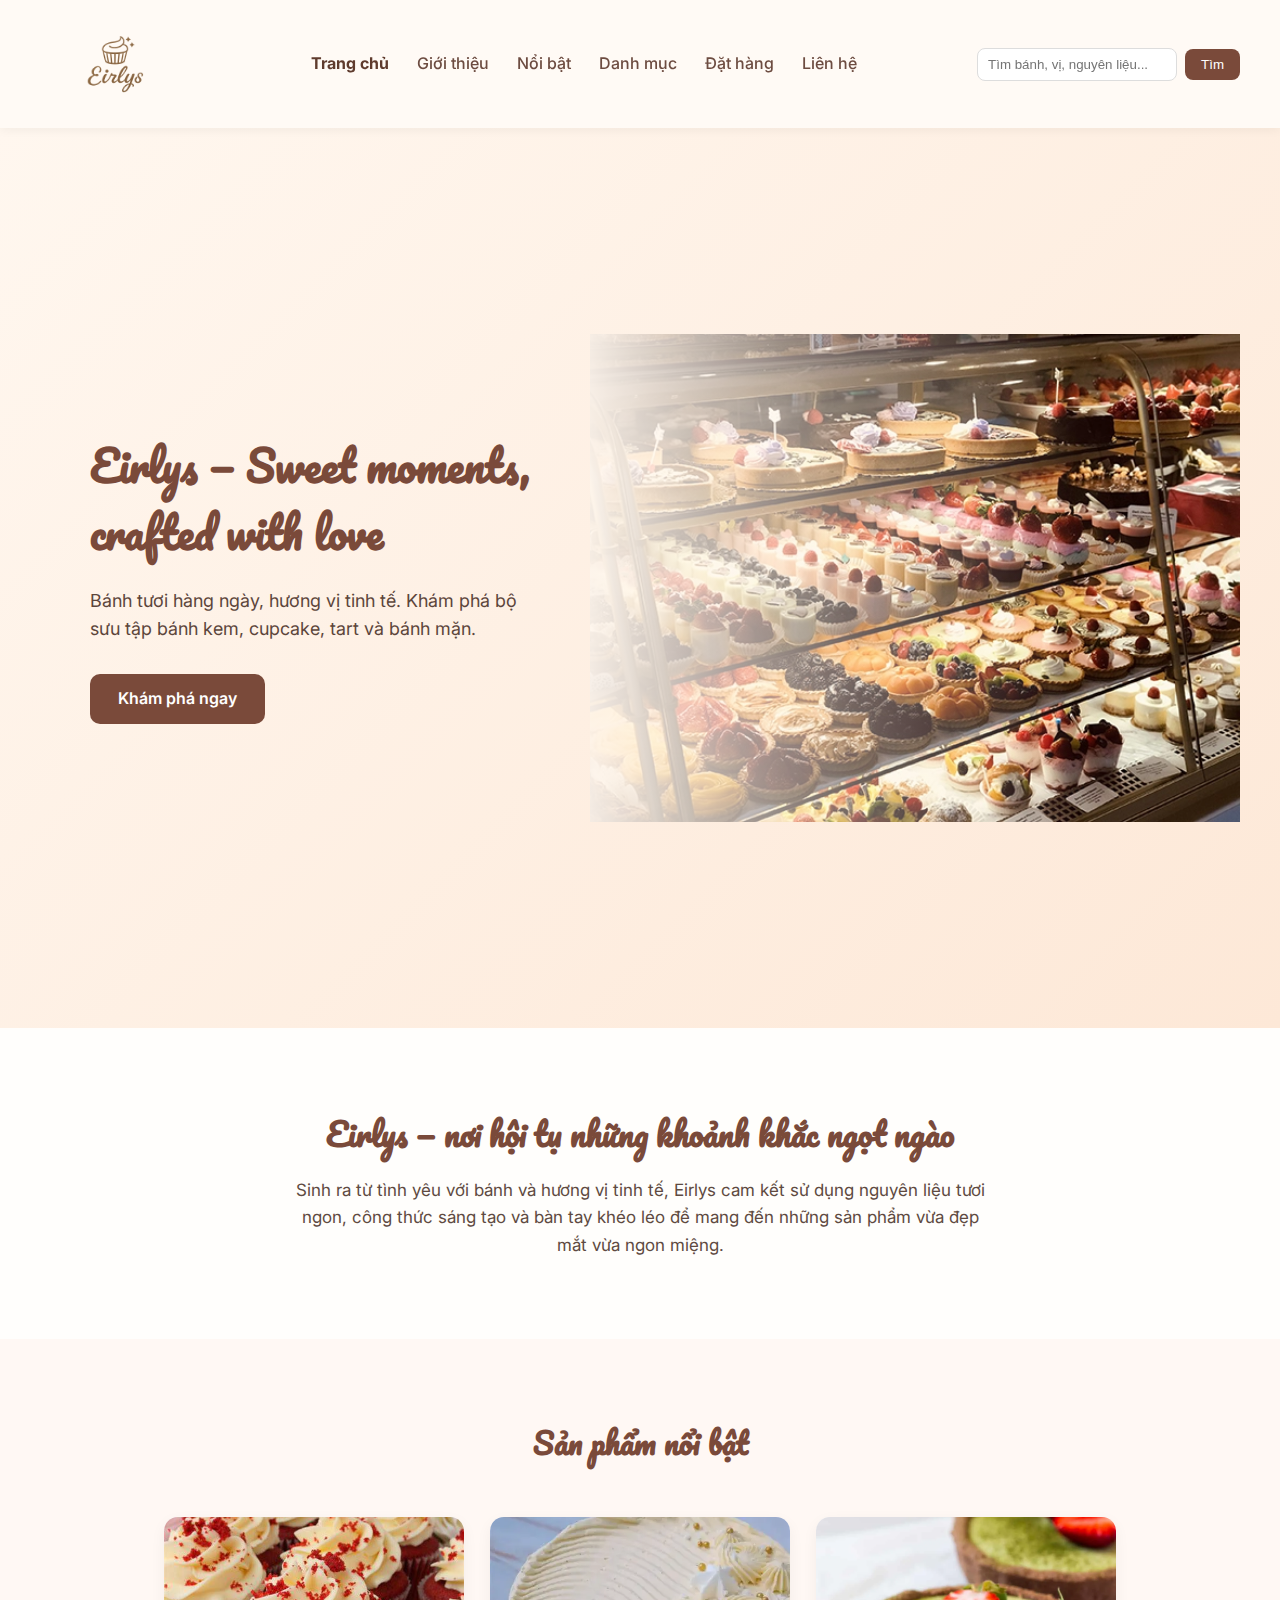
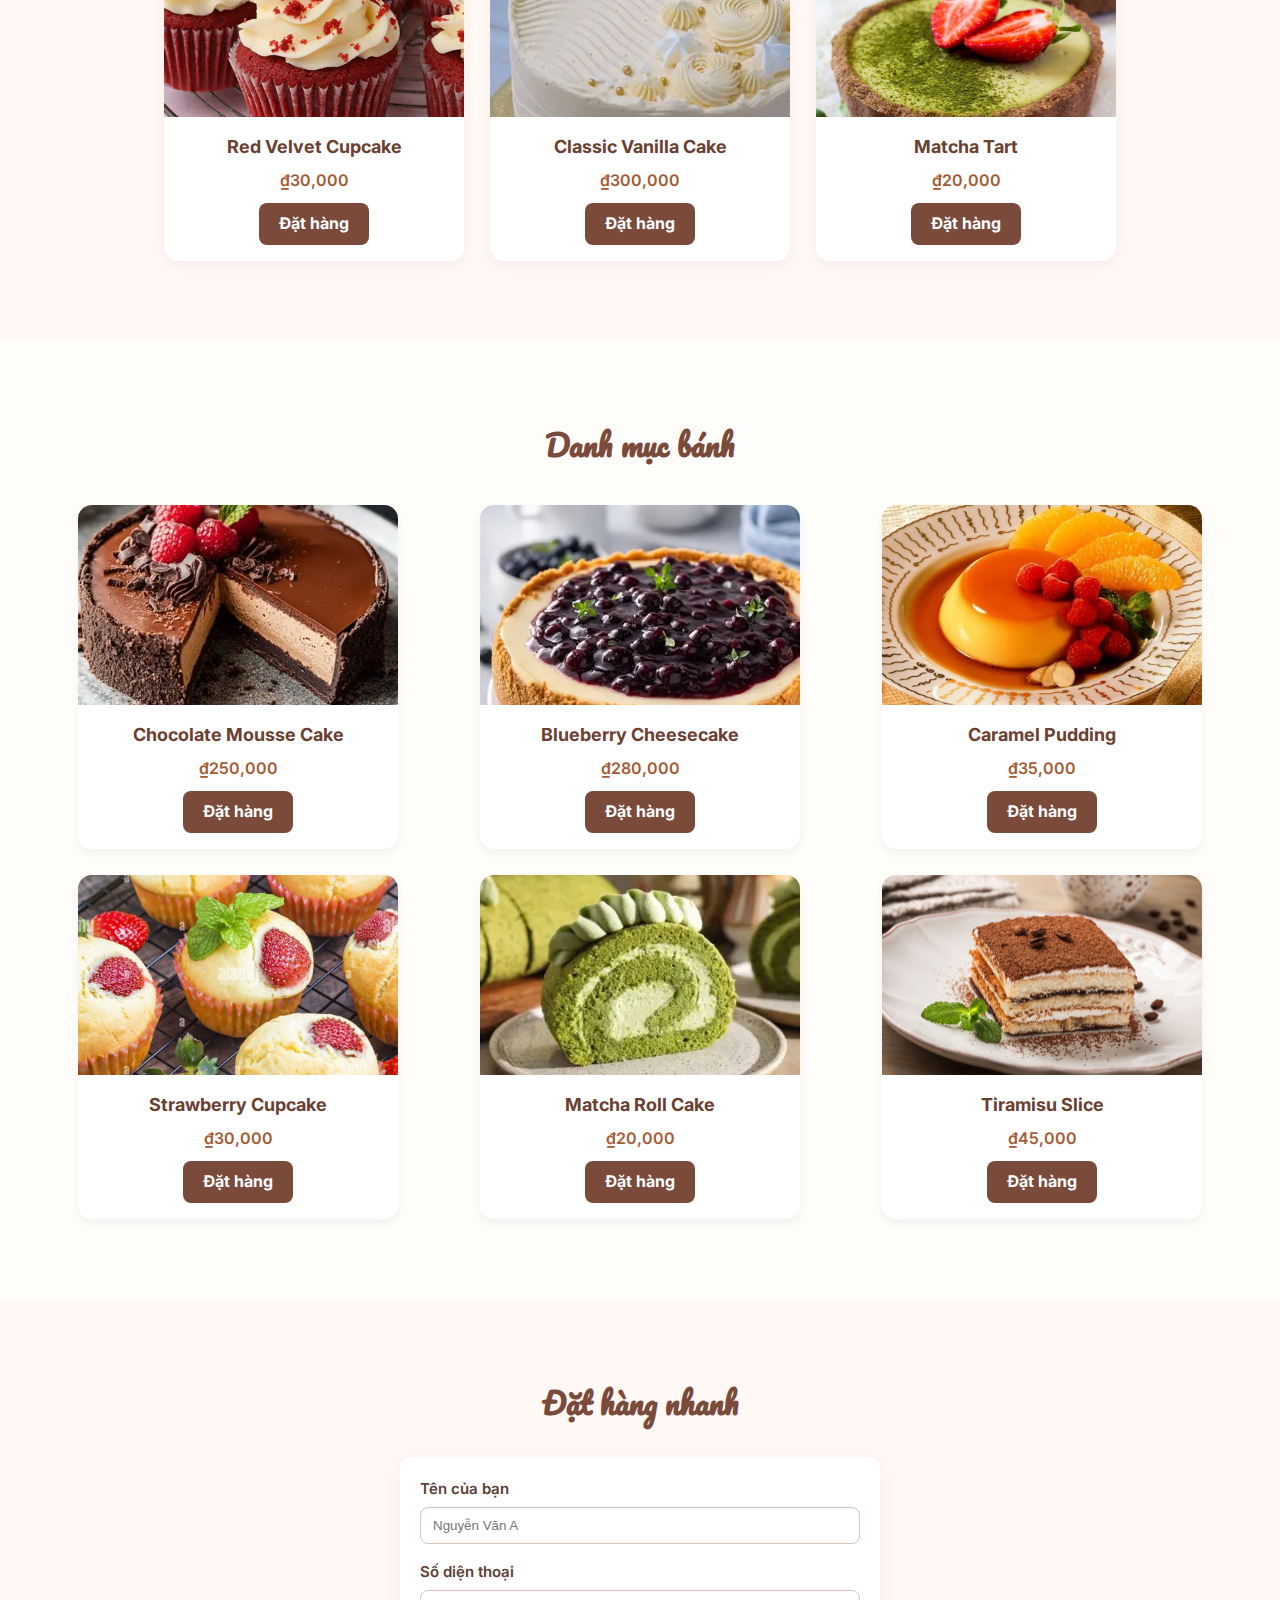
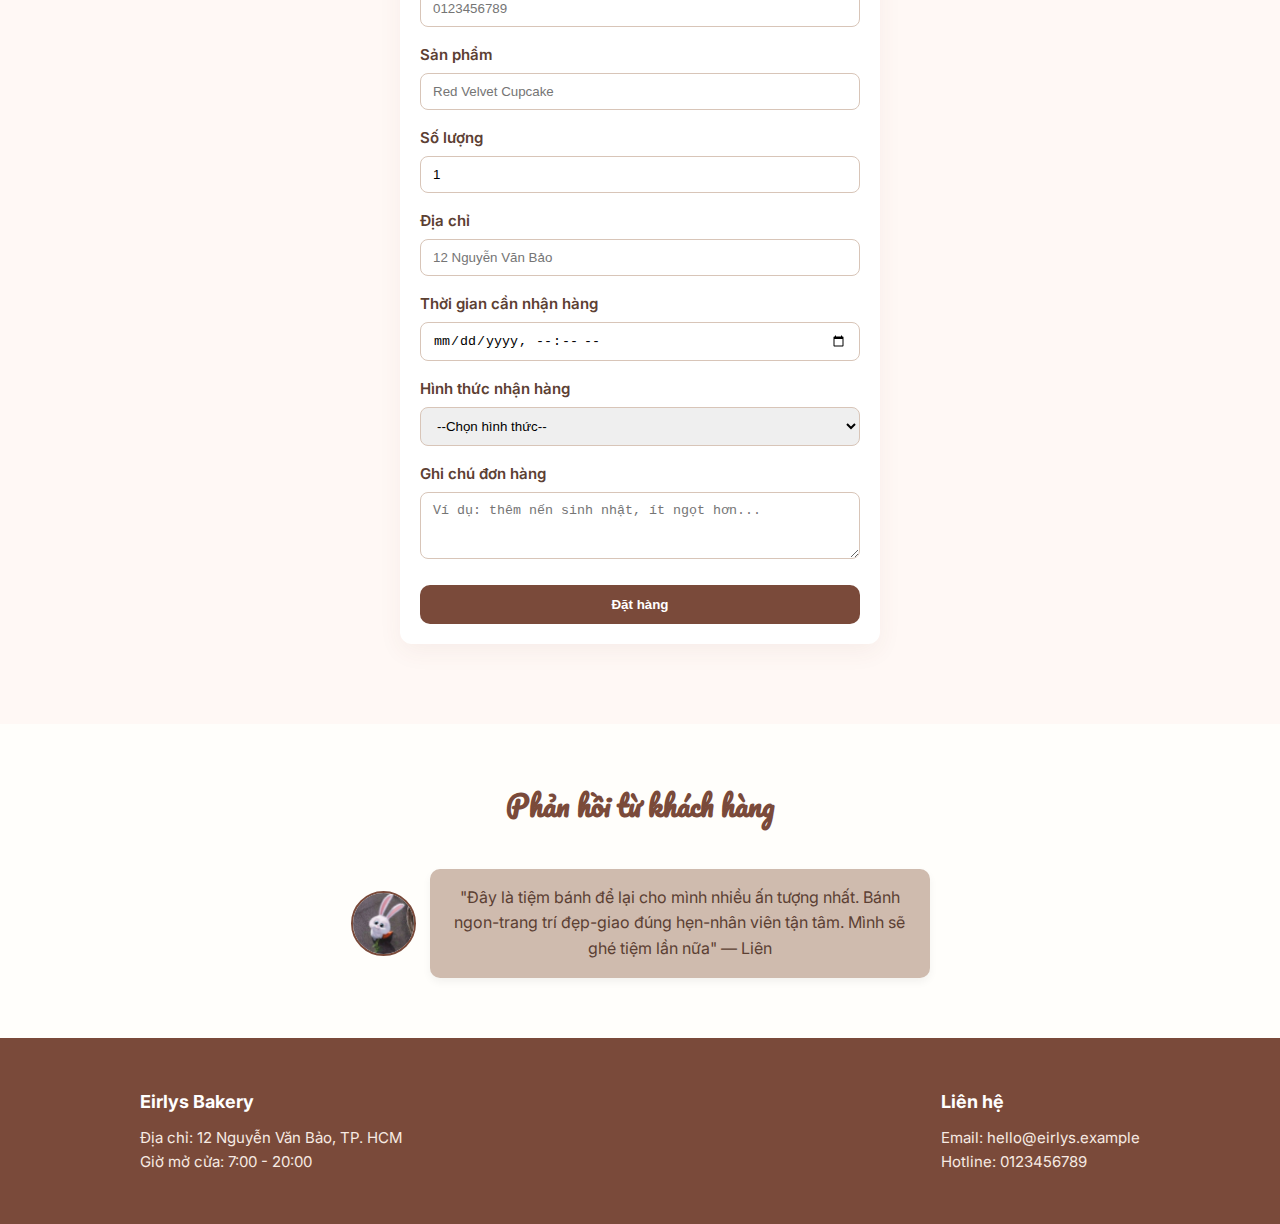
<file: index.html>
<!DOCTYPE html>
<html lang="vi">
<head>
  <meta charset="utf-8" />
  <meta name="viewport" content="width=device-width, initial-scale=1.0"/>
  <title>Eirlys Bakery</title>
  <link href="style.css" rel="stylesheet" />
  <link rel="preconnect" href="https://fonts.googleapis.com">
  <link rel="preconnect" href="https://fonts.gstatic.com" crossorigin>
  <link href="https://fonts.googleapis.com/css2?family=Inter:ital,opsz,wght@0,14..32,100..900;1,14..32,100..900&family=Pacifico&display=swap" rel="stylesheet">
</head>
<body>
  <header class="header">
    <div class="navagation">
      <div class="logo-box">
        <img src="assets/eirlys-logo.png" alt="Eirlys logo" class="logo-img">
      </div>
      <ul class="main-menu">
        <li><a href="#home" class="bold">Trang chủ</a></li>
        <li><a href="#about">Giới thiệu</a></li>
        <li><a href="#featured">Nổi bật</a></li>
        <li><a href="#catalog">Danh mục</a></li>
        <li><a href="#order">Đặt hàng</a></li>
        <li><a href="#contact">Liên hệ</a></li>
      </ul>
      <div class="box-search">
        <input type="text" placeholder="Tìm bánh, vị, nguyên liệu..." class="text-search">
        <button class="search-btn">Tìm</button>
      </div>
    </div>
  </header>

  <section id="home" class="section1">
  <div class="container-section1">
    <div class="content-section1">
      <h1 class="main-title-section1">Eirlys — Sweet moments, crafted with love</h1>
      <p class="sub-title-section1">
        Bánh tươi hàng ngày, hương vị tinh tế. Khám phá bộ sưu tập bánh kem, cupcake, tart và bánh mặn.
      </p>
      <a href="#catalog" class="btn-cta">Khám phá ngay</a>
    </div>
    <div class="image-section1">
      <div class="image-wrapper">
        <img src="./assets/banh-ngot-cho-dip-le.webp" alt="Tiệm bánh Eirlys" />
        <div class="image-gradient"></div>
      </div>
    </div>
  </div>
</section>

  <section id="about" class="section2">
    <div class="container-section2">
      <div class="main-title-section2">Eirlys — nơi hội tụ những khoảnh khắc ngọt ngào</div>
      <div class="text-section2">
        Sinh ra từ tình yêu với bánh và hương vị tinh tế, Eirlys cam kết sử dụng nguyên liệu tươi ngon, công thức sáng tạo và bàn tay khéo léo để mang đến những sản phẩm vừa đẹp mắt vừa ngon miệng.
      </div>
    </div>
  </section>

  <section id="featured" class="section3">
    <div class="container-section3">
      <div class="title-section3">Sản phẩm nổi bật</div>
      <div class="box-item-product">
        <div class="product-card">
          <div class="product-image ph1"></div>
          <div class="product-info">
            <h3>Red Velvet Cupcake</h3>
            <p class="price">₫30,000</p>
            <a href="#order" class="order">Đặt hàng</a>
          </div>
        </div>

        <div class="product-card">
          <div class="product-image ph2"></div>
          <div class="product-info">
            <h3>Classic Vanilla Cake</h3>
            <p class="price">₫300,000</p>
            <a href="#order" class="order">Đặt hàng</a>
          </div>
        </div>

        <div class="product-card">
          <div class="product-image ph3"></div>
          <div class="product-info">
            <h3>Matcha Tart</h3>
            <p class="price">₫20,000</p>
            <a href="#order" class="order">Đặt hàng</a>
          </div>
        </div>
      </div>
    </div>
  </section>

  <section id="catalog" class="section4">
  <div class="title-section4">Danh mục bánh</div>
  <div class="box-index-product">
    <div class="card">
      <div class="product-image ph4"></div>
      <div class="product-info">
        <h3>Chocolate Mousse Cake</h3>
        <p class="price">₫250,000</p>
        <a href="#order" class="order">Đặt hàng</a>
      </div>
    </div>

    <div class="card">
      <div class="product-image ph5"></div>
      <div class="product-info">
        <h3>Blueberry Cheesecake</h3>
        <p class="price">₫280,000</p>
        <a href="#order" class="order">Đặt hàng</a>
      </div>
    </div>

    <div class="card">
      <div class="product-image ph6"></div>
      <div class="product-info">
        <h3>Caramel Pudding</h3>
        <p class="price">₫35,000</p>
        <a href="#order" class="order">Đặt hàng</a>
      </div>
    </div>

    <div class="card">
      <div class="product-image ph7"></div>
      <div class="product-info">
        <h3>Strawberry Cupcake</h3>
        <p class="price">₫30,000</p>
        <a href="#order" class="order">Đặt hàng</a>
      </div>
    </div>

    <div class="card">
      <div class="product-image ph8"></div>
      <div class="product-info">
        <h3>Matcha Roll Cake</h3>
        <p class="price">₫20,000</p>
        <a href="#order" class="order">Đặt hàng</a>
      </div>
    </div>

    <div class="card">
      <div class="product-image ph9"></div>
      <div class="product-info">
        <h3>Tiramisu Slice</h3>
        <p class="price">₫45,000</p>
        <a href="#order" class="order">Đặt hàng</a>
      </div>
    </div>
  </div>
</section>

  <section id="order" class="section5">
    <div class="text-section5">Đặt hàng nhanh</div>
    <form class="box-form" action="success.html" method="get">
      <label class="form-item">Tên của bạn<input class="text-box-form" type="text" placeholder="Nguyễn Văn A" required></label>
      <label class="form-item">Số diện thoại<input class="text-box-form" type="tel" pattern="[0-9]{10,11}" placeholder="0123456789" required></label>
      <label class="form-item">Sản phẩm<input class="text-box-form" type="text" placeholder="Red Velvet Cupcake" required></label>
      <label class="form-item">Số lượng<input class="text-box-form" type="number" value="1" min="1"></label>
      <label class="form-item">Địa chỉ<input class="text-box-form" type="text" placeholder="12 Nguyễn Văn Bảo" required></label>
      <label class="form-item">Thời gian cần nhận hàng<input class="text-box-form" type="datetime-local" required></label>
      <label class="form-item">
          Hình thức nhận hàng
            <select class="text-box-form" required>
              <option value="">--Chọn hình thức--</option>
              <option value="delivery">Giao tận nơi</option>
              <option value="pickup">Đến lấy tại tiệm</option>
            </select>
      </label>
      <label class="form-item">Ghi chú đơn hàng<textarea class="text-box-form" rows="3" placeholder="Ví dụ: thêm nến sinh nhật, ít ngọt hơn..."></textarea></label>

      <div class="button-send">
        <button type="submit" class="btn-send">Đặt hàng</button>
      </div>
    </form>
  </section>

  <section id="feedback" class="section6">
    <div class="title-form">Phản hồi từ khách hàng</div>
    <div class="feedback-item">
      <img src="./assets/awesome.gif" alt="khách hàng" class="feedback-img">
      <div class="box2-form">"Đây là tiệm bánh để lại cho mình nhiều ấn tượng nhất. Bánh ngon-trang trí đẹp-giao đúng hẹn-nhân viên tận tâm. Mình sẽ ghé tiệm lần nữa" — Liên</div>
    </div>
  </section>

  <footer id="contact" class="footer">
    <div class="container-footer">
      <div>
        <div class="title-text">Eirlys Bakery</div>
        <div class="main-text">Địa chỉ: 12 Nguyễn Văn Bảo, TP. HCM</div>
        <div class="main-text">Giờ mở cửa: 7:00 - 20:00</div>
      </div>
      <div>
        <div class="title-text">Liên hệ</div>
        <div class="main-text">Email: hello@eirlys.example</div>
        <div class="main-text">Hotline: 0123456789</div>
      </div>
    </div>
  </footer>
</body>
</html>
</file>
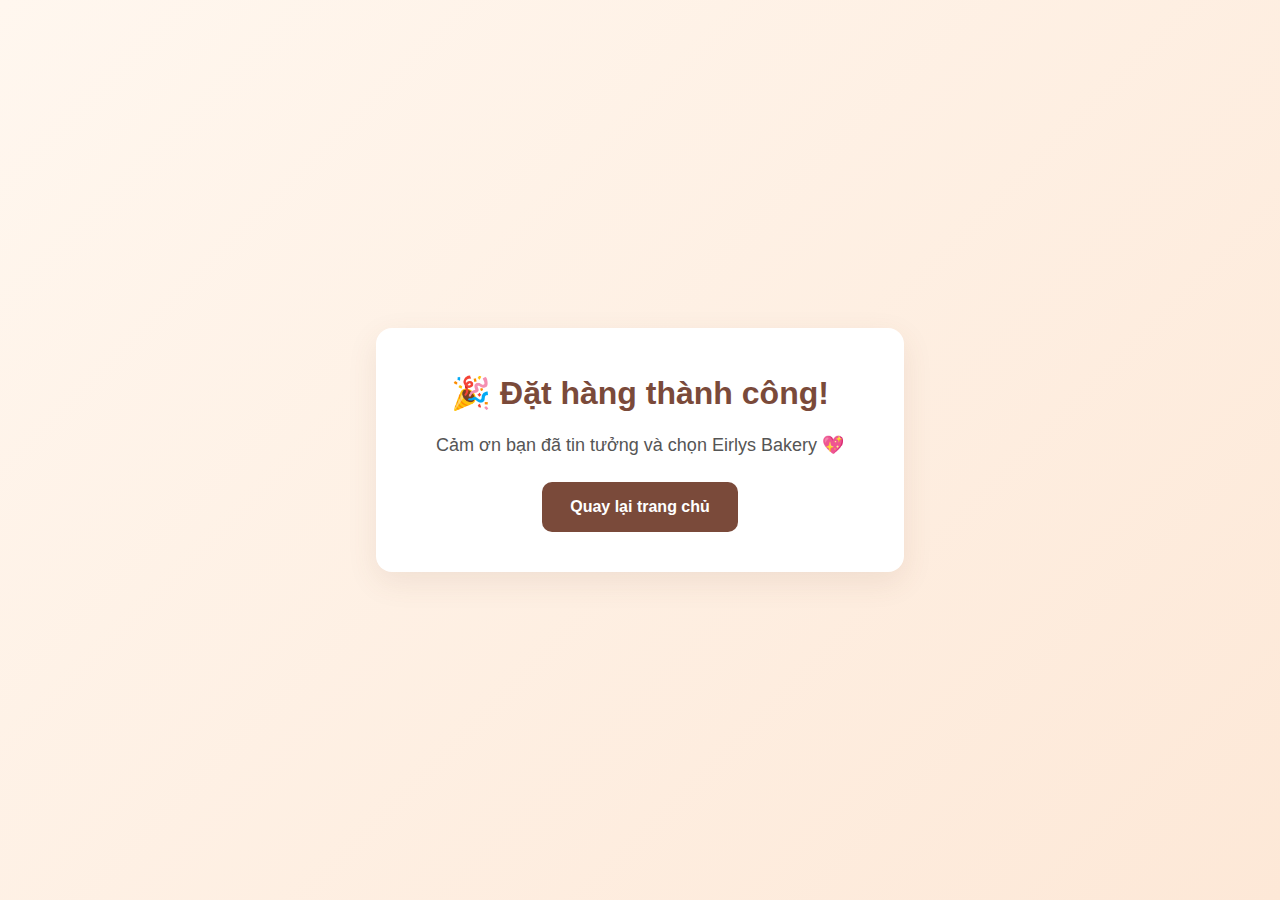
<file: success.html>
<!DOCTYPE html>
<html lang="vi">
<head>
<meta charset="UTF-8">
<meta name="viewport" content="width=device-width, initial-scale=1.0">
<title>Đặt hàng thành công</title>
<link rel="stylesheet" href="style.css">
</head>
<body class="success-page">
  <div class="success-container">
    <h1>🎉 Đặt hàng thành công!</h1>
    <p>Cảm ơn bạn đã tin tưởng và chọn Eirlys Bakery 💖</p>
    <a href="index.html" class="btn-cta">Quay lại trang chủ</a>
  </div>
</body>
</html>
</file>
<file: style.css>
* {
  margin: 0;
  padding: 0;
  box-sizing: border-box;
}

html {
  scroll-behavior: smooth;
}

body {
  font-family: 'Inter', sans-serif;
  background-color: #fffdfb;
  color: #3a2e28;
  line-height: 1.6;
}

.header {
  background-color: #fffaf5;
  box-shadow: 0 2px 10px rgba(0,0,0,0.05);
  padding: 14px 40px;
  position: sticky;
  top: 0;
  z-index: 10;
}

.navagation {
  display: flex;
  align-items: center;
  justify-content: space-between;
  gap: 24px;
  max-width: 1200px;
  margin: 0 auto;
}

.logo-box {
  display: flex;
  align-items: center;
}

.logo-img {
  height: 100px;
  width: auto;
}

.main-menu {
  list-style: none;
  display: flex;
  gap: 28px;
}

.main-menu a {
  text-decoration: none;
  color: #6d4c41;
  font-weight: 500;
  transition: color 0.25s ease;
}

.main-menu a.bold {
  font-weight: 700;
  color: #5f3b2d;
}

.main-menu a:hover {
  color: #c96c37;
}

.box-search {
  display: flex;
  align-items: center;
  gap: 8px;
}

.text-search {
  padding: 8px 10px;
  border-radius: 8px;
  border: 1px solid #ddd;
  outline: none;
  width: 200px;
}

.search-btn {
  padding: 8px 16px;
  background-color: #7a4a3a;
  border: none;
  color: #fff;
  border-radius: 8px;
  cursor: pointer;
  transition: background 0.3s ease;
}

.search-btn:hover {
  background-color: #5e3425;
}

.section1 {
  position: relative;
  display: flex;
  align-items: center;
  justify-content: center;
  background: linear-gradient(135deg, #fff7ef, #fde8d7);
  overflow: hidden;
  padding: 0;
  height: 100vh;
}

.container-section1 {
  display: flex;
  align-items: center;
  justify-content: space-between;
  width: 100%;
  max-width: 1200px;
  margin: 0 auto;
  z-index: 2;
  position: relative;
}

.content-section1 {
  flex: 1;
  padding: 0px 40px 0px 50px;
  z-index: 3;
  max-width: 550px;
}

.main-title-section1 {
  font-family: "Pacifico", sans-serif;
  font-size: 42px;
  color: #7a4a3a;
  margin-bottom: 20px;
}

.sub-title-section1 {
  font-size: 18px;
  color: #5c453b;
  margin-bottom: 30px;
  line-height: 1.6;
}

.btn-cta {
  display: inline-block;
  background: #7a4a3a;
  color: #fff;
  text-decoration: none;
  padding: 12px 28px;
  border-radius: 10px;
  font-weight: 600;
  transition: background 0.3s ease, transform 0.2s ease;
}

.btn-cta:hover {
  background: #5f372a;
  transform: scale(1.05);
}

.image-section1 {
  flex: 1;
  position: relative;
  height: 100%;
  overflow: hidden;
}

.image-wrapper {
  position: relative;
  width: 100%;
  height: 100%;
  border-radius: 8px;
}

.image-wrapper img {
  width: 100%;
  height: 100%;
  object-fit: cover;
  display: block;
}

.image-gradient {
  position: absolute;
  top: 0;
  left: 0;
  width: 100%;
  height: 100%;
  background: linear-gradient(to right, rgba(255, 247, 239, 0.95) 0%, rgba(255, 247, 239, 0.4) 40%, rgba(255, 247, 239, 0) 75%);
}

.hero-cupcake {
  max-width: 320px;
  width: 100%;
}

.section2 {
  padding: 80px 20px;
  text-align: center;
  background-color: #fffefc;
}

.container-section2 {
  max-width: 1100px;
  margin: 0 auto;
}

.main-title-section2 {
  font-size: 32px;
  font-weight: 700;
  color: #7a4a3a;
  margin-bottom: 18px;
  font-family: "Pacifico", sans-serif;
}

.text-section2 {
  font-size: 17px;
  color: #5e4a41;
  max-width: 700px;
  margin: 0 auto;
}

.section3 {
  background-color: #fff8f4;
  padding: 80px 20px;
  text-align: center;
}

.container-section3 {
  max-width: 1200px;
  margin: 0 auto;
}

.title-section3 {
  font-size: 30px;
  font-weight: 700;
  color: #7a4a3a;
  margin-bottom: 50px;
  font-family: "Pacifico", sans-serif;
}

.box-item-product {
  display: flex;
  flex-wrap: wrap;
  justify-content: center;
  gap: 26px;
}

.product-card {
  background-color: #fff;
  border-radius: 14px;
  box-shadow: 0 5px 15px rgba(0,0,0,0.05);
  overflow: hidden;
  width: 300px;
  transition: transform 0.25s ease, box-shadow 0.25s ease;
}

.product-card:hover {
  transform: translateY(-6px);
  box-shadow: 0 10px 25px rgba(0,0,0,0.1);
}

.product-image {
  height: 200px;
  background-size: cover;
  background-position: center;
}

.ph1 { background-image: url('./assets/OIP.jpg'); }
.ph2 { background-image: url('./assets/OIP.webp'); }
.ph3 { background-image: url('./assets/R.webp'); }
.ph4 { background-image: url('./assets/OIP\ \(1\).webp'); }
.ph5 { background-image: url('./assets/OIP\ \(2\).webp'); }
.ph6 { background-image: url('./assets/l_6477_caramel-pudding-1728x800_c.webp'); }
.ph7 { background-image: url('./assets/strawberry-muffin-2C3G8PG.jpg'); }
.ph8 { background-image: url('./assets/OIP\ \(3\).webp'); }
.ph9 { background-image: url('./assets/tiramisu-ohne-ei.jpg'); }


.product-info {
  padding: 16px;
}

.product-info h3 {
  color: #6a4030;
  font-size: 18px;
  margin-bottom: 6px;
}

.price {
  color: #a45b34;
  font-weight: 600;
  margin-bottom: 10px;
}

.order {
  display: inline-block;
  background: #7a4a3a;
  color: #fff;
  text-decoration: none;
  padding: 8px 20px;
  border-radius: 8px;
  font-weight: bold;
  transition: background 0.3s ease;
}

.order:hover {
  background: #5f372a;
}
.order a:-webkit-any-link {
        color: white;
        cursor: pointer;
        text-decoration: underline;
        font-weight: bold;
}

.section4 {
  padding: 80px 20px;
  background-color: #fffdf9;
  text-align: center;
}

.title-section4 {
  font-size: 30px;
  color: #7a4a3a;
  margin-bottom: 36px;
  font-weight: bold;
  font-family: "Pacifico", sans-serif;
}

.box-index-product {
  display: grid;
  grid-template-columns: repeat(3, 1fr);
  gap: 26px;
  justify-items: center;
  max-width: 1200px;
  margin: 0 auto;
  padding: 0 10px;
}

.card {
  width: 100%;
  max-width: 320px;
  background: #fff;
  border-radius: 14px;
  overflow: hidden;
  box-shadow: 0 4px 10px rgba(0,0,0,0.05);
  transition: transform 0.25s ease;
}

.card:hover {
  transform: translateY(-6px);
}

.card .product-image {
  height: 200px;
  background-size: cover;
  background-position: center;
}

.card .product-info {
  padding: 16px;
}

.card .product-info h3 {
  color: #6a4030;
  font-size: 18px;
  margin-bottom: 6px;
}

.card .price {
  color: #a45b34;
  font-weight: 600;
  margin-bottom: 10px;
}

.card .order {
  display: inline-block;
  background: #7a4a3a;
  color: #fff;
  text-decoration: none;
  padding: 8px 20px;
  border-radius: 8px;
  font-weight: bold;
  transition: background 0.3s ease;
}

.card .order:hover {
  background: #5f372a;
}

.section5 {
  background-color: #fff8f5;
  padding: 80px 20px;
  text-align: center;
}

.container-section5 {
  max-width: 900px;
  margin: 0 auto;
}

.text-section5 {
  font-size: 30px;
  font-weight: 700;
  color: #7a4a3a;
  margin-bottom: 30px;
  font-family: "Pacifico", sans-serif;
}

.box-form {
  display: flex;
  flex-direction: column;
  align-items: center;
  gap: 16px;
  max-width: 480px;
  margin: 0 auto;
  background: #fff;
  padding: 20px;
  border-radius: 12px;
  box-shadow: 0 8px 24px rgba(122, 74, 58, 0.06);
}

.form-item {
  width: 100%;
  display: flex;
  flex-direction: column;
  font-weight: 600;
  color: #5c4033;
  font-size: 15px;
  text-align: left;
}

.text-box-form {
  margin-top: 6px;
  padding: 10px 12px;
  border-radius: 8px;
  border: 1px solid #d8c5b8;
  outline: none;
}

.text-box-form:focus {
  border-color: #a45b34;
}

.button-send {
  text-align: center;
  margin-top: 10px;
  width: 100%;
}

.btn-send {
  padding: 12px 24px;
  border: none;
  border-radius: 10px;
  background: #7a4a3a;
  color: #fff;
  cursor: pointer;
  transition: background 0.3s ease, transform 0.12s ease;
  width: 100%;
  font-weight: bold;
}

.btn-send:hover {
  background: #5f372a;
  transform: translateY(-2px);
}

.section6 {
  padding: 60px 20px;
  background-color: #fffefb;
  text-align: center;
}

.title-form {
  font-size: 28px;
  font-weight: 700;
  color: #7a4a3a;
  margin-bottom: 40px;
  display: flex;
  justify-content: center;
  font-family: "Pacifico", sans-serif;
}

.feedback-item {
  display: flex;
  align-items: center;
  justify-content: center;
  gap: 14px;
  flex-wrap: wrap;
}

.feedback-img {
  width: 65px;
  height: 65px;
  border-radius: 50%;
  object-fit: cover;
  border: 2px solid #7a4a3a;
}

.box2-form {
  background: #cfbbae;
  border-radius: 10px;
  padding: 16px 22px;
  box-shadow: 0 4px 8px rgba(0,0,0,0.05);
  color: #5c4033;
  max-width: 500px;
  font-size: 16px;
  line-height: 1.6;
  text-align: center;
}

.footer {
  background: #7a4a3a;
  color: #fff;
  padding: 50px 20px;
}

.container-footer {
  display: flex;
  justify-content: space-between;
  flex-wrap: wrap;
  gap: 30px;
  max-width: 1000px;
  margin: 0 auto;
}

.title-text {
  font-weight: 700;
  font-size: 18px;
  margin-bottom: 10px;
}

.main-text {
  font-size: 15px;
  color: #f7eae3;
}

.success-page {
  display: flex;
  justify-content: center;
  align-items: center;
  min-height: 100vh;
  background: linear-gradient(135deg, #fff7ef, #fde8d7);
}

.success-container {
  text-align: center;
  background: #fff;
  padding: 40px 60px;
  border-radius: 16px;
  box-shadow: 0 10px 30px rgba(122, 74, 58, 0.1);
}

.success-container h1 {
  color: #7a4a3a;
  margin-bottom: 12px;
}

.success-container p {
  color: #555;
  margin-bottom: 22px;
  font-size: 18px;
}

@media (max-width: 900px) {
  .box-index-product {
    grid-template-columns: repeat(2, 1fr);
  }

  .container-section1 {
    flex-direction: column;
    text-align: center;
    gap: 24px;
  }
  .section1 {
    flex-direction: column;
    height: auto;
  }

  .container-section1 {
    flex-direction: column;
    padding-bottom: 20px;
  }

  .content-section1 {
    padding: 40px 20px;
    text-align: center;
    padding-right: 0;
  }

  .image-section1 {
    height: 50vh;
  }

  .image-gradient {
    display: none;
  }
  .navagation {
    flex-wrap: wrap;
    justify-content: center;
    padding: 10px 20px;
  }
  .logo-img {
    height: 100px;
  }
  .main-menu {
    gap: 16px;
  }
}

@media (max-width: 600px) {
  .box-index-product {
    grid-template-columns: 1fr;
  }
  .logo-img{
    height: 100px;
  }

  .main-menu {
    display: none;
  }

  .text-search {
    width: 250px;
  }

  .btn-cta {
    padding: 10px 18px;
  }

  .hero-cupcake {
    max-width: 260px;
  }

  .container-section1 {
    padding: 40px 10px;
  }
  .box2-form {
    max-width: 90%;
    font-size: 15px;
    padding: 14px 18px;
  }

  .feedback-img {
    width: 55px;
    height: 55px;
  }
  .image-gradient{
    display: none;
  }
}
</file>
